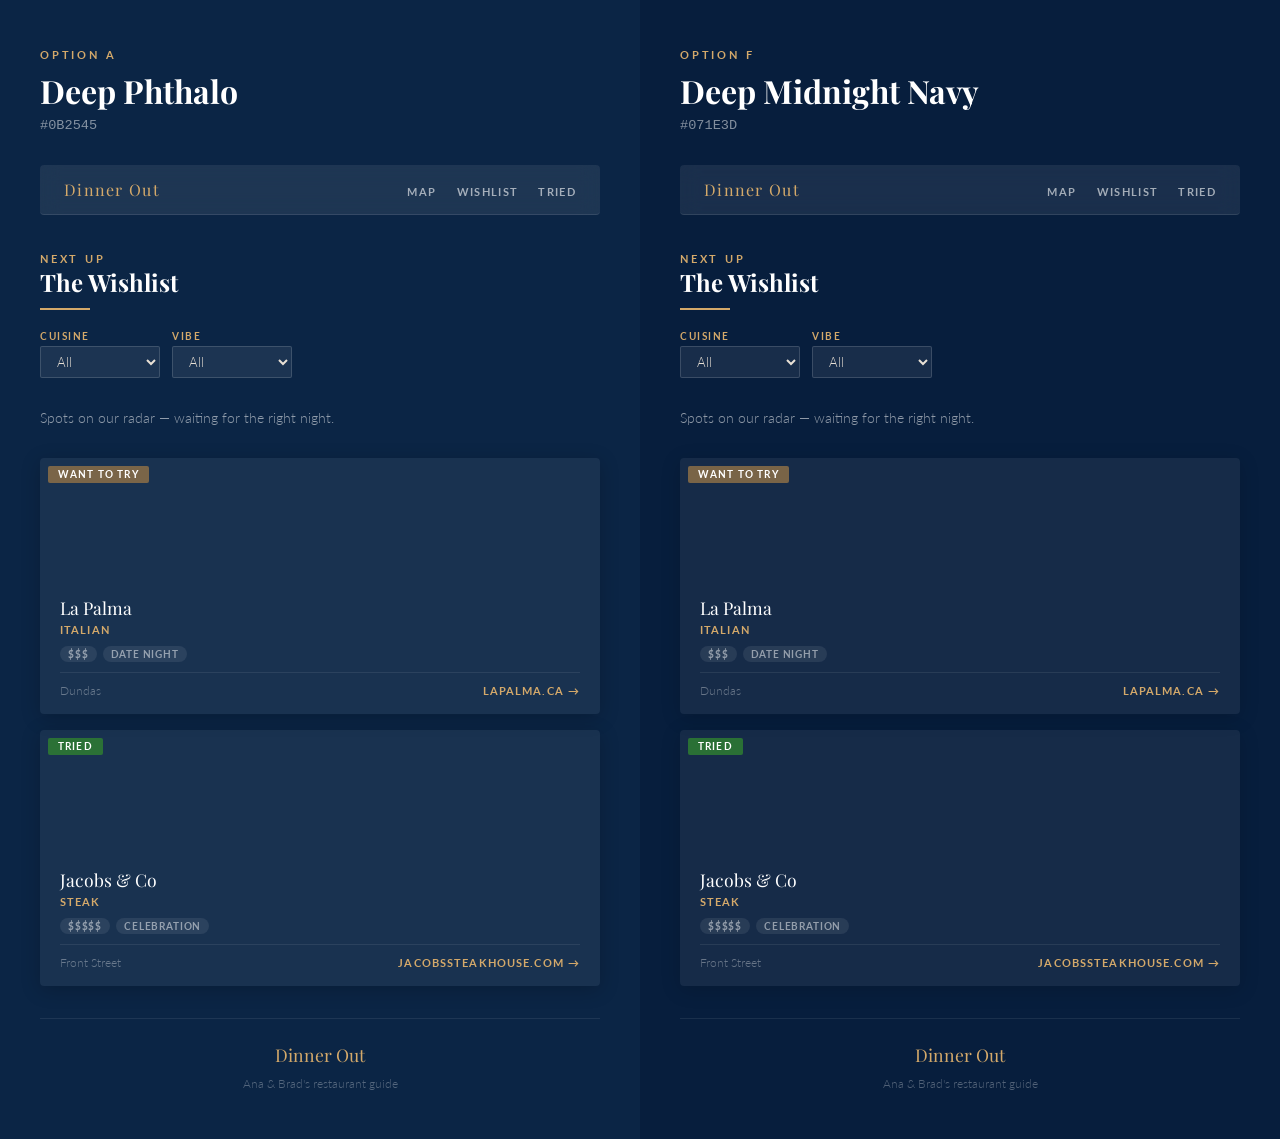
<file: docs/preview-colors.html>
<!DOCTYPE html>
<html lang="en">
<head>
    <meta charset="UTF-8">
    <meta name="viewport" content="width=device-width, initial-scale=1.0">
    <title>Colour Preview — Phthalo Blue Options</title>
    <link rel="preconnect" href="https://fonts.googleapis.com">
    <link rel="preconnect" href="https://fonts.gstatic.com" crossorigin>
    <link href="https://fonts.googleapis.com/css2?family=Playfair+Display:ital,wght@0,400;0,700;1,400&family=Lato:wght@300;400;700&display=swap" rel="stylesheet">
    <style>
        *, *::before, *::after { box-sizing: border-box; margin: 0; padding: 0; }
        body { font-family: 'Lato', sans-serif; font-weight: 300; }
        h1, h2, h3 { font-family: 'Playfair Display', serif; }

        .comparison { display: grid; grid-template-columns: 1fr 1fr; min-height: 100vh; }
        .panel { padding: 48px 40px; }
        .panel-a { background: #0B2545; color: #e8e0d5; }
        .panel-b { background: #071E3D; color: #e8e0d5; }

        .panel-label {
            font-size: 0.7rem; font-weight: 700; letter-spacing: 0.25em;
            text-transform: uppercase; color: #d4a96a; margin-bottom: 8px;
        }
        .panel-title {
            font-size: 2rem; color: #fff; margin-bottom: 6px;
        }
        .panel-hex {
            font-size: 0.85rem; color: rgba(255,255,255,0.5); margin-bottom: 32px;
            font-family: monospace;
        }

        /* Nav mock */
        .mock-nav {
            background: rgba(255,255,255,0.08);
            backdrop-filter: blur(10px);
            border-bottom: 1px solid rgba(255,255,255,0.1);
            padding: 14px 24px;
            display: flex; justify-content: space-between; align-items: center;
            border-radius: 4px; margin-bottom: 32px;
        }
        .mock-nav-brand {
            font-family: 'Playfair Display', serif;
            font-size: 1rem; color: #d4a96a; letter-spacing: 0.08em;
        }
        .mock-nav-links { display: flex; gap: 20px; list-style: none; }
        .mock-nav-links a {
            font-size: 0.7rem; font-weight: 700; letter-spacing: 0.12em;
            text-transform: uppercase; color: rgba(255,255,255,0.6);
            text-decoration: none;
        }

        /* Section label */
        .section-label {
            font-size: 0.7rem; font-weight: 700; letter-spacing: 0.25em;
            text-transform: uppercase; color: #d4a96a; margin-bottom: 10px;
        }
        .section-title {
            font-size: 1.5rem; color: #fff; margin-bottom: 10px;
        }
        .divider {
            width: 50px; height: 2px; background: #d4a96a; margin-bottom: 20px;
        }
        .section-intro {
            font-size: 0.9rem; color: rgba(255,255,255,0.55); line-height: 1.7;
            margin-bottom: 28px;
        }

        /* Filter mock */
        .mock-filters {
            display: flex; gap: 12px; margin-bottom: 28px; flex-wrap: wrap;
        }
        .mock-filter {
            display: flex; flex-direction: column; gap: 4px;
        }
        .mock-filter label {
            font-size: 0.65rem; font-weight: 700; letter-spacing: 0.15em;
            text-transform: uppercase; color: #d4a96a;
        }
        .mock-filter select {
            padding: 6px 12px; border: 1px solid rgba(255,255,255,0.15);
            border-radius: 2px; font-family: 'Lato', sans-serif; font-size: 0.8rem;
            font-weight: 300; color: #e8e0d5; cursor: pointer; min-width: 120px;
        }
        .panel-a .mock-filter select { background: rgba(255,255,255,0.07); }
        .panel-b .mock-filter select { background: rgba(255,255,255,0.07); }

        /* Card mock */
        .mock-cards { display: flex; flex-direction: column; gap: 16px; }
        .mock-card {
            border-radius: 4px; overflow: hidden;
            transition: transform 0.3s, box-shadow 0.3s;
        }
        .panel-a .mock-card { background: rgba(255,255,255,0.06); box-shadow: 0 4px 20px rgba(0,0,0,0.2); }
        .panel-b .mock-card { background: rgba(255,255,255,0.06); box-shadow: 0 4px 20px rgba(0,0,0,0.15); }
        .mock-card:hover { transform: translateY(-3px); }

        .mock-card-img {
            height: 120px; background-size: cover; background-position: center;
            position: relative;
        }
        .mock-card-badge {
            position: absolute; top: 8px; left: 8px;
            font-size: 0.6rem; font-weight: 700; letter-spacing: 0.12em;
            text-transform: uppercase; padding: 3px 10px; border-radius: 2px;
            background: rgba(139,111,71,0.85); color: #fff;
        }
        .mock-card-badge.tried { background: rgba(46,125,50,0.85); }

        .mock-card-body { padding: 18px 20px 16px; }
        .mock-card-name {
            font-family: 'Playfair Display', serif; font-size: 1.1rem;
            color: #fff; margin-bottom: 4px;
        }
        .mock-card-cuisine {
            font-size: 0.7rem; color: #d4a96a; font-weight: 700;
            letter-spacing: 0.1em; text-transform: uppercase; margin-bottom: 10px;
        }
        .mock-card-tags { display: flex; gap: 6px; margin-bottom: 10px; }
        .mock-card-tag {
            font-size: 0.65rem; font-weight: 700; letter-spacing: 0.08em;
            text-transform: uppercase; padding: 2px 8px; border-radius: 20px;
        }
        .panel-a .mock-card-tag { background: rgba(255,255,255,0.08); color: rgba(255,255,255,0.5); }
        .panel-b .mock-card-tag { background: rgba(255,255,255,0.08); color: rgba(255,255,255,0.5); }

        .mock-card-footer {
            display: flex; justify-content: space-between; align-items: center;
            padding-top: 10px; border-top: 1px solid rgba(255,255,255,0.08);
            font-size: 0.75rem;
        }
        .mock-card-location { color: rgba(255,255,255,0.35); }
        .mock-card-link {
            font-weight: 700; letter-spacing: 0.1em; text-transform: uppercase;
            color: #d4a96a; text-decoration: none; font-size: 0.7rem;
        }

        /* Map mock */
        .mock-map {
            height: 140px; border-radius: 4px; margin-bottom: 32px;
            background: #1a1a2e; position: relative; overflow: hidden;
        }
        .panel-a .mock-map { background: #0a1929; }
        .panel-b .mock-map { background: #051428; }
        .mock-map-label {
            position: absolute; top: 50%; left: 50%; transform: translate(-50%,-50%);
            font-size: 0.8rem; color: rgba(255,255,255,0.25);
            letter-spacing: 0.15em; text-transform: uppercase;
        }

        /* Footer mock */
        .mock-footer {
            margin-top: 32px; padding-top: 24px;
            border-top: 1px solid rgba(255,255,255,0.08);
            text-align: center;
        }
        .mock-footer-brand {
            font-family: 'Playfair Display', serif; font-size: 1.1rem;
            color: #d4a96a; display: block; margin-bottom: 6px;
        }
        .mock-footer-text {
            font-size: 0.75rem; color: rgba(255,255,255,0.3);
        }

        @media (max-width: 768px) {
            .comparison { grid-template-columns: 1fr; }
        }
    </style>
</head>
<body>
    <div class="comparison">
        <!-- Option A: #0B2545 -->
        <div class="panel panel-a">
            <div class="panel-label">Option A</div>
            <h2 class="panel-title">Deep Phthalo</h2>
            <div class="panel-hex">#0B2545</div>

            <div class="mock-nav">
                <span class="mock-nav-brand">Dinner Out</span>
                <ul class="mock-nav-links">
                    <li><a href="#">Map</a></li>
                    <li><a href="#">Wishlist</a></li>
                    <li><a href="#">Tried</a></li>
                </ul>
            </div>

            <span class="section-label">Next Up</span>
            <h3 class="section-title">The Wishlist</h3>
            <div class="divider"></div>

            <div class="mock-filters">
                <div class="mock-filter">
                    <label>Cuisine</label>
                    <select><option>All</option></select>
                </div>
                <div class="mock-filter">
                    <label>Vibe</label>
                    <select><option>All</option></select>
                </div>
            </div>

            <p class="section-intro">Spots on our radar — waiting for the right night.</p>

            <div class="mock-cards">
                <div class="mock-card">
                    <div class="mock-card-img" style="background-image:url('https://images.unsplash.com/photo-1498579150354-977475b7ea0b?w=400&h=200&fit=crop')">
                        <span class="mock-card-badge">Want to Try</span>
                    </div>
                    <div class="mock-card-body">
                        <div class="mock-card-name">La Palma</div>
                        <div class="mock-card-cuisine">Italian</div>
                        <div class="mock-card-tags">
                            <span class="mock-card-tag">$$$</span>
                            <span class="mock-card-tag">Date Night</span>
                        </div>
                        <div class="mock-card-footer">
                            <span class="mock-card-location">Dundas</span>
                            <a class="mock-card-link" href="#">lapalma.ca &rarr;</a>
                        </div>
                    </div>
                </div>
                <div class="mock-card">
                    <div class="mock-card-img" style="background-image:url('https://images.unsplash.com/photo-1544025162-d76694265947?w=400&h=200&fit=crop')">
                        <span class="mock-card-badge tried">Tried</span>
                    </div>
                    <div class="mock-card-body">
                        <div class="mock-card-name">Jacobs & Co</div>
                        <div class="mock-card-cuisine">Steak</div>
                        <div class="mock-card-tags">
                            <span class="mock-card-tag">$$$$$</span>
                            <span class="mock-card-tag">Celebration</span>
                        </div>
                        <div class="mock-card-footer">
                            <span class="mock-card-location">Front Street</span>
                            <a class="mock-card-link" href="#">jacobssteakhouse.com &rarr;</a>
                        </div>
                    </div>
                </div>
            </div>

            <div class="mock-footer">
                <span class="mock-footer-brand">Dinner Out</span>
                <span class="mock-footer-text">Ana & Brad's restaurant guide</span>
            </div>
        </div>

        <!-- Option B: #1B3A5C -->
        <div class="panel panel-b">
            <div class="panel-label">Option F</div>
            <h2 class="panel-title">Deep Midnight Navy</h2>
            <div class="panel-hex">#071E3D</div>

            <div class="mock-nav">
                <span class="mock-nav-brand">Dinner Out</span>
                <ul class="mock-nav-links">
                    <li><a href="#">Map</a></li>
                    <li><a href="#">Wishlist</a></li>
                    <li><a href="#">Tried</a></li>
                </ul>
            </div>

            <span class="section-label">Next Up</span>
            <h3 class="section-title">The Wishlist</h3>
            <div class="divider"></div>

            <div class="mock-filters">
                <div class="mock-filter">
                    <label>Cuisine</label>
                    <select><option>All</option></select>
                </div>
                <div class="mock-filter">
                    <label>Vibe</label>
                    <select><option>All</option></select>
                </div>
            </div>

            <p class="section-intro">Spots on our radar — waiting for the right night.</p>

            <div class="mock-cards">
                <div class="mock-card">
                    <div class="mock-card-img" style="background-image:url('https://images.unsplash.com/photo-1498579150354-977475b7ea0b?w=400&h=200&fit=crop')">
                        <span class="mock-card-badge">Want to Try</span>
                    </div>
                    <div class="mock-card-body">
                        <div class="mock-card-name">La Palma</div>
                        <div class="mock-card-cuisine">Italian</div>
                        <div class="mock-card-tags">
                            <span class="mock-card-tag">$$$</span>
                            <span class="mock-card-tag">Date Night</span>
                        </div>
                        <div class="mock-card-footer">
                            <span class="mock-card-location">Dundas</span>
                            <a class="mock-card-link" href="#">lapalma.ca &rarr;</a>
                        </div>
                    </div>
                </div>
                <div class="mock-card">
                    <div class="mock-card-img" style="background-image:url('https://images.unsplash.com/photo-1544025162-d76694265947?w=400&h=200&fit=crop')">
                        <span class="mock-card-badge tried">Tried</span>
                    </div>
                    <div class="mock-card-body">
                        <div class="mock-card-name">Jacobs & Co</div>
                        <div class="mock-card-cuisine">Steak</div>
                        <div class="mock-card-tags">
                            <span class="mock-card-tag">$$$$$</span>
                            <span class="mock-card-tag">Celebration</span>
                        </div>
                        <div class="mock-card-footer">
                            <span class="mock-card-location">Front Street</span>
                            <a class="mock-card-link" href="#">jacobssteakhouse.com &rarr;</a>
                        </div>
                    </div>
                </div>
            </div>

            <div class="mock-footer">
                <span class="mock-footer-brand">Dinner Out</span>
                <span class="mock-footer-text">Ana & Brad's restaurant guide</span>
            </div>
        </div>
    </div>
</body>
</html>
</file>
